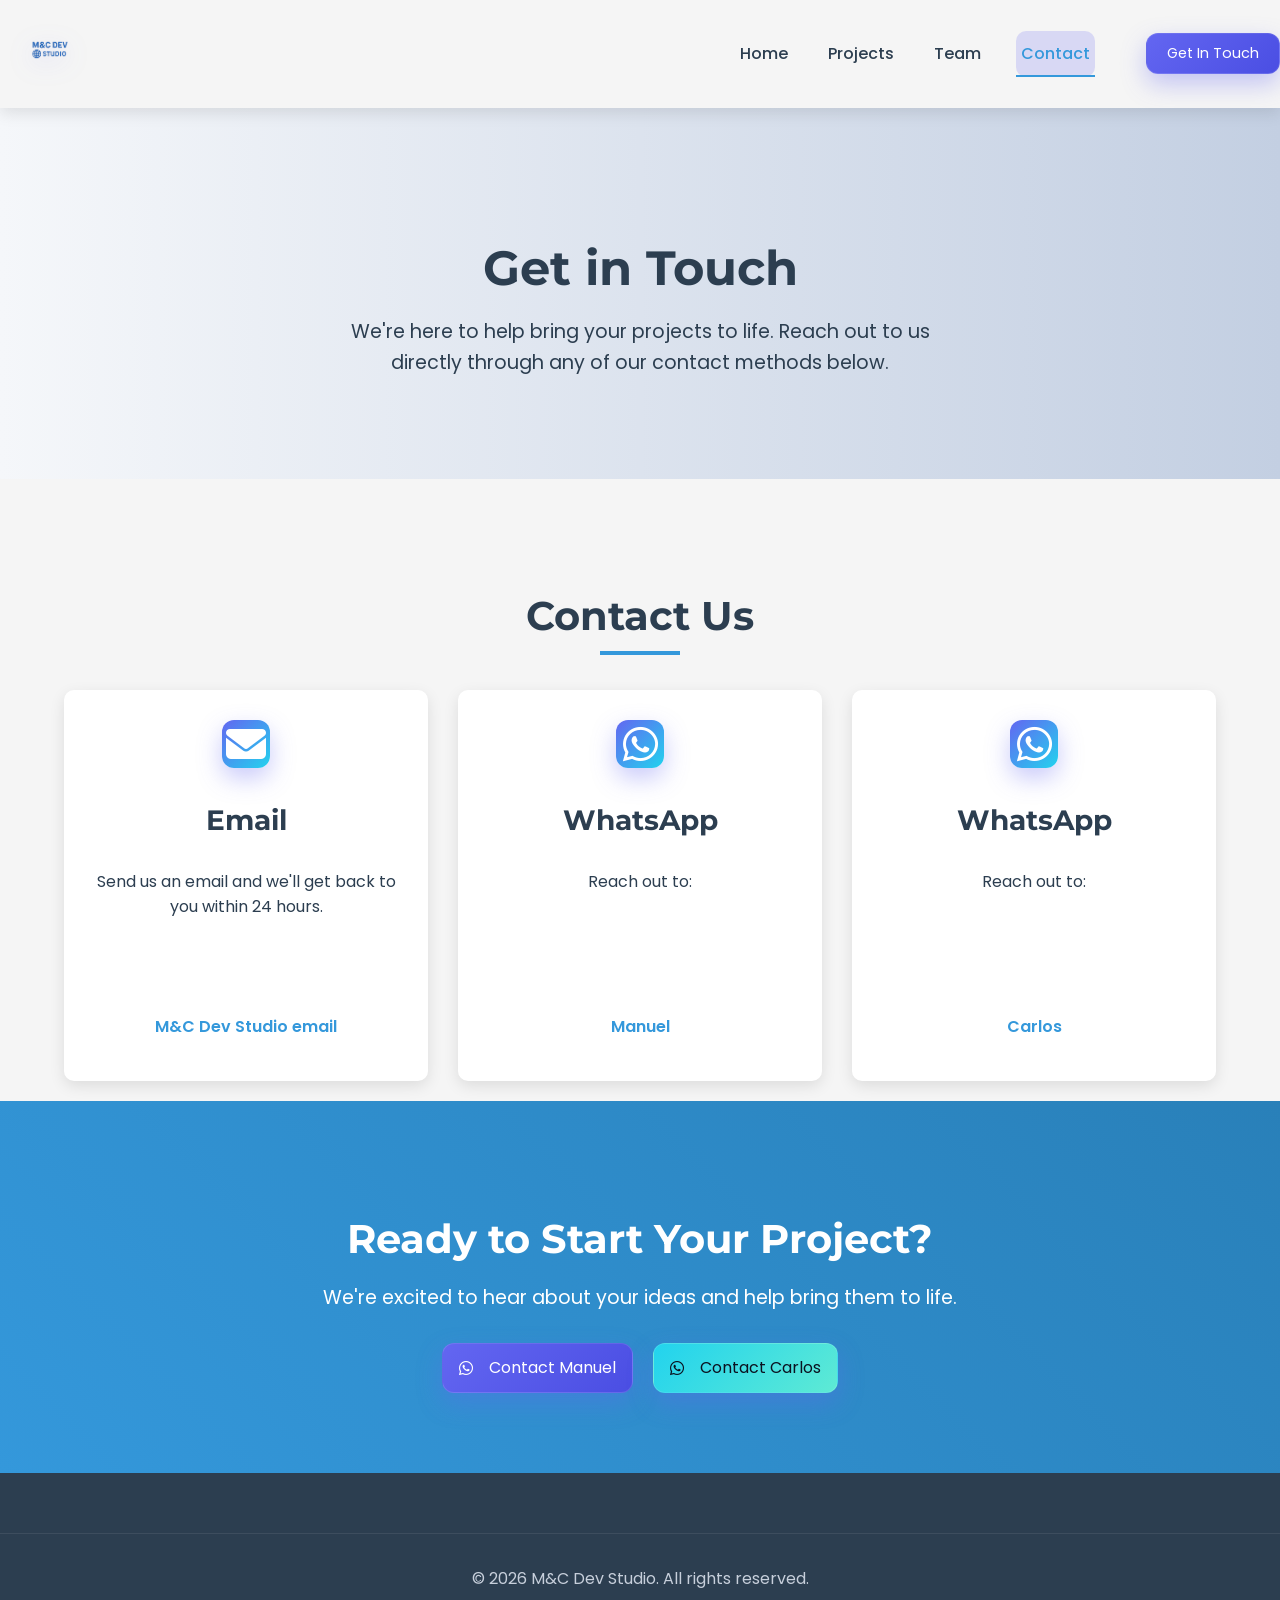
<file: contact.html>
<!DOCTYPE html>
<html lang="en">
<head>
    <meta charset="UTF-8">
    <meta name="viewport" content="width=device-width, initial-scale=1.0">
    <title>Contact - M&C Dev Studio</title>
    <link rel="stylesheet" href="css/normalize.css">
    <link rel="stylesheet" href="css/style.css">
    <link rel="stylesheet" href="css/responsive.css">
    <link rel="stylesheet" href="https://cdnjs.cloudflare.com/ajax/libs/font-awesome/6.4.0/css/all.min.css">
    <link rel="icon" href="assets/icons/M&C Dev.png" type="image/png">
    <link rel="preconnect" href="https://fonts.googleapis.com">
    <link rel="preconnect" href="https://fonts.gstatic.com" crossorigin>
    <link href="https://fonts.googleapis.com/css2?family=Montserrat:wght@400;500;700&family=Poppins:wght@300;400;600;700&display=swap" rel="stylesheet">
</head>
<body>
    <header>
        <div class="logo">
            <img src="assets/logos/M&C Dev.png" alt="M&C Dev Studio Logo" loading="lazy" width="120" height="120">
        </div>
        <nav class="main-nav">
            <button class="menu-toggle" aria-label="Toggle menu" aria-expanded="false">
                <i class="fas fa-bars" aria-hidden="true"></i>
            </button>
            <ul class="nav-menu">
                <li><a href="index.html">Home</a></li>
                <li><a href="projects.html">Projects</a></li>
                <li><a href="team.html">Team</a></li>
                <li><a href="contact.html" class="active" aria-current="page">Contact</a></li>
            </ul>
            <div class="nav-cta">
                <a href="#contact-methods" class="cta-button nav-cta-button">Get In Touch</a>
            </div>
        </nav>
    </header>
    
    <main>
        <section class="contact-hero">
            <div class="contact-hero-content" data-aos="fade-up">
                <h1>Get in Touch</h1>
                <p>We're here to help bring your projects to life. Reach out to us directly through any of our contact methods below.</p>
            </div>
        </section>

        <section class="contact-methods" id="contact-methods" data-aos="fade-up">
            <div class="section-title">
                <h2>Contact Us</h2>
            </div>
            
            <div class="contact-grid">
                <div class="contact-card" data-aos="fade-up">
                    <div class="contact-icon" aria-hidden="true">
                        <i class="fas fa-envelope"></i>
                    </div>
                    <h3>Email</h3>
                    <p>Send us an email and we'll get back to you within 24 hours.</p>
                    <a href="mailto:mccdevstudio@gmail.com" class="contact-link">
                        M&C Dev Studio email
                    </a>
                </div>
                
                <div class="contact-card" data-aos="fade-up" data-aos-delay="100">
                    <div class="contact-icon" aria-hidden="true">
                        <i class="fab fa-whatsapp"></i>
                    </div>
                    <h3>WhatsApp</h3>
                    <p>Reach out to:</p>
                    <a href="https://wa.me/5355513196" target="_blank" rel="noopener noreferrer" class="contact-link">
                        Manuel
                    </a>
                </div>
                
                <div class="contact-card" data-aos="fade-up" data-aos-delay="200">
                    <div class="contact-icon" aria-hidden="true">
                        <i class="fab fa-whatsapp"></i>
                    </div>
                    <h3>WhatsApp</h3>
                    <p>Reach out to:</p>
                    <a href="https://wa.me/5358270033" target="_blank" rel="noopener noreferrer" class="contact-link">
                        Carlos
                    </a>
                </div>
            </div>
        </section>
        
        <section class="contact-cta" data-aos="fade-up">
            <div class="cta-content">
                <h2>Ready to Start Your Project?</h2>
                <p>We're excited to hear about your ideas and help bring them to life.</p>
                <div class="cta-buttons">
                    <a href="https://wa.me/5355513196" target="_blank" class="cta-button primary">
                        <i class="fab fa-whatsapp"></i> Contact Manuel
                    </a>
                    <a href="https://wa.me/5358270033" target="_blank" class="cta-button secondary">
                        <i class="fab fa-whatsapp"></i> Contact Carlos
                    </a>
                </div>
            </div>
        </section>
    </main>
    
    <!-- Barra de navegación fija inferior solo visible en móviles -->
    <div class="mobile-action-buttons">
        <a href="index.html">
            <i class="fas fa-home"></i>
            <span>Home</span>
        </a>
        <a href="projects.html">
            <i class="fas fa-project-diagram"></i>
            <span>Projects</span>
        </a>
        <a href="team.html">
            <i class="fas fa-users"></i>
            <span>Team</span>
        </a>
        <a href="contact.html" class="mobile-active">
            <i class="fas fa-envelope"></i>
            <span>Contact</span>
        </a>
    </div>
    
    <footer>
        <div class="footer-bottom">
            <p>&copy; <span id="year"></span> M&C Dev Studio. All rights reserved.</p>
        </div>
    </footer>
    
    <script src="js/animations.js" defer></script>
    <script src="js/main.js" defer></script>
</body>
</html>
</file>
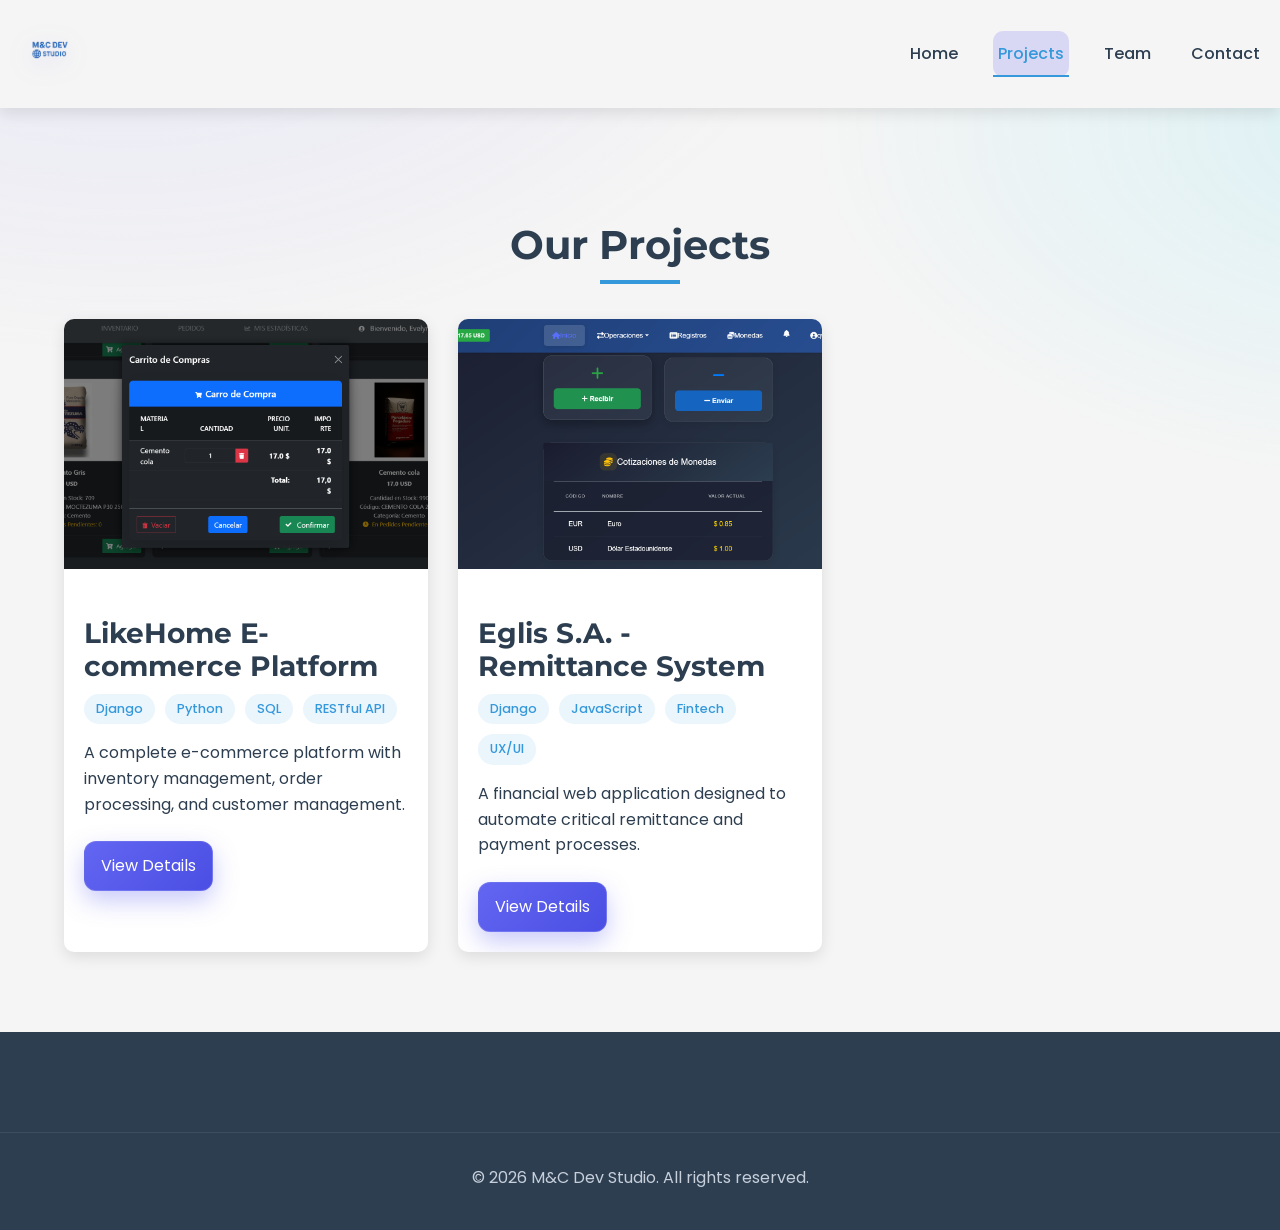
<file: projects.html>
<!DOCTYPE html>
<html lang="en">
<head>
    <meta charset="UTF-8">
    <meta name="viewport" content="width=device-width, initial-scale=1.0">
    <title>M&C Dev Studio - Projects</title>
    <link rel="stylesheet" href="css/normalize.css">
    <link rel="stylesheet" href="css/style.css">
    <link rel="stylesheet" href="css/responsive.css">
    <link rel="stylesheet" href="https://cdnjs.cloudflare.com/ajax/libs/font-awesome/6.4.0/css/all.min.css">
    <link rel="icon" href="assets/icons/M&C Dev.png" type="image/png">
    <link rel="preconnect" href="https://fonts.googleapis.com">
    <link rel="preconnect" href="https://fonts.gstatic.com" crossorigin>
    <link href="https://fonts.googleapis.com/css2?family=Montserrat:wght@400;500;700&family=Poppins:wght@300;400;600;700&display=swap" rel="stylesheet">
</head>
<body>
    <header>
        <div class="logo">
            <img src="assets/logos/M&C Dev.png" alt="M&C Dev Studio Logo">
        </div>
        <nav class="main-nav">
            <button class="menu-toggle" aria-label="Toggle menu" aria-expanded="false">
                <i class="fas fa-bars"></i>
            </button>
            <ul class="nav-menu">
                <li><a href="index.html">Home</a></li>
                <li><a href="projects.html" class="active">Projects</a></li>
                <li><a href="team.html">Team</a></li>
                <li><a href="contact.html">Contact</a></li>
            </ul>
            
        </nav>
    </header>
    
    <main>
        <section class="projects-section">
            <h2 class="section-title">Our Projects</h2>
            <div class="projects-grid">
                <article class="project-card">
                    <div class="project-image">
                        <img src="img/LikeHome/Carrito pc.png" alt="LikeHome E-commerce Platform" loading="lazy" width="800" height="450">
                    </div>
                    <div class="project-info">
                        <h3><a href="projects/project1.html">LikeHome E-commerce Platform</a></h3>
                        <div class="project-tags">
                            <span class="tag">Django</span>
                            <span class="tag">Python</span>
                            <span class="tag">SQL</span>
                            <span class="tag">RESTful API</span>
                        </div>
                        <p>A complete e-commerce platform with inventory management, order processing, and customer management.</p>
                        <a href="projects/project1.html" class="cta-button primary">View Details</a>
                    </div>
                </article>
                
                <article class="project-card">
                    <div class="project-image">
                        <img src="img/Eglis/Inicio Eglis.png" alt="Eglis S.A. - Remittance System" loading="lazy" width="800" height="450">
                    </div>
                    <div class="project-info">
                        <h3><a href="projects/project2.html">Eglis S.A. - Remittance System</a></h3>
                        <div class="project-tags">
                            <span class="tag">Django</span>
                            <span class="tag">JavaScript</span>
                            <span class="tag">Fintech</span>
                            <span class="tag">UX/UI</span>
                        </div>
                        <p>A financial web application designed to automate critical remittance and payment processes.</p>
                        <a href="projects/project2.html" class="cta-button primary">View Details</a>
                    </div>
                </article>
            </div>
        </section>
    </main>
    
    <!-- Barra de navegación fija inferior solo visible en móviles -->
    <div class="mobile-action-buttons">
        <a href="index.html">
            <i class="fas fa-home"></i>
            <span>Home</span>
        </a>
        <a href="projects.html" class="mobile-active">
            <i class="fas fa-project-diagram"></i>
            <span>Projects</span>
        </a>
        <a href="team.html">
            <i class="fas fa-users"></i>
            <span>Team</span>
        </a>
        <a href="contact.html">
            <i class="fas fa-envelope"></i>
            <span>Contact</span>
        </a>
    </div>
    
    <footer>
        <div class="footer-content">
            <!-- existing footer content if any -->
        </div>
        <div class="footer-bottom">
            <p>&copy; <span id="year"></span> M&C Dev Studio. All rights reserved.</p>
        </div>
    </footer>
    
    <script src="js/animations.js" defer></script>
    <script src="js/main.js" defer></script>
    <script>
        // Update copyright year automatically
        document.addEventListener('DOMContentLoaded', function() {
            const currentYear = new Date().getFullYear();
            document.querySelector('.footer-bottom p').textContent = `© ${currentYear} M&C Dev Studio. All rights reserved.`;
        });
    </script>
</body>
</html>
</file>
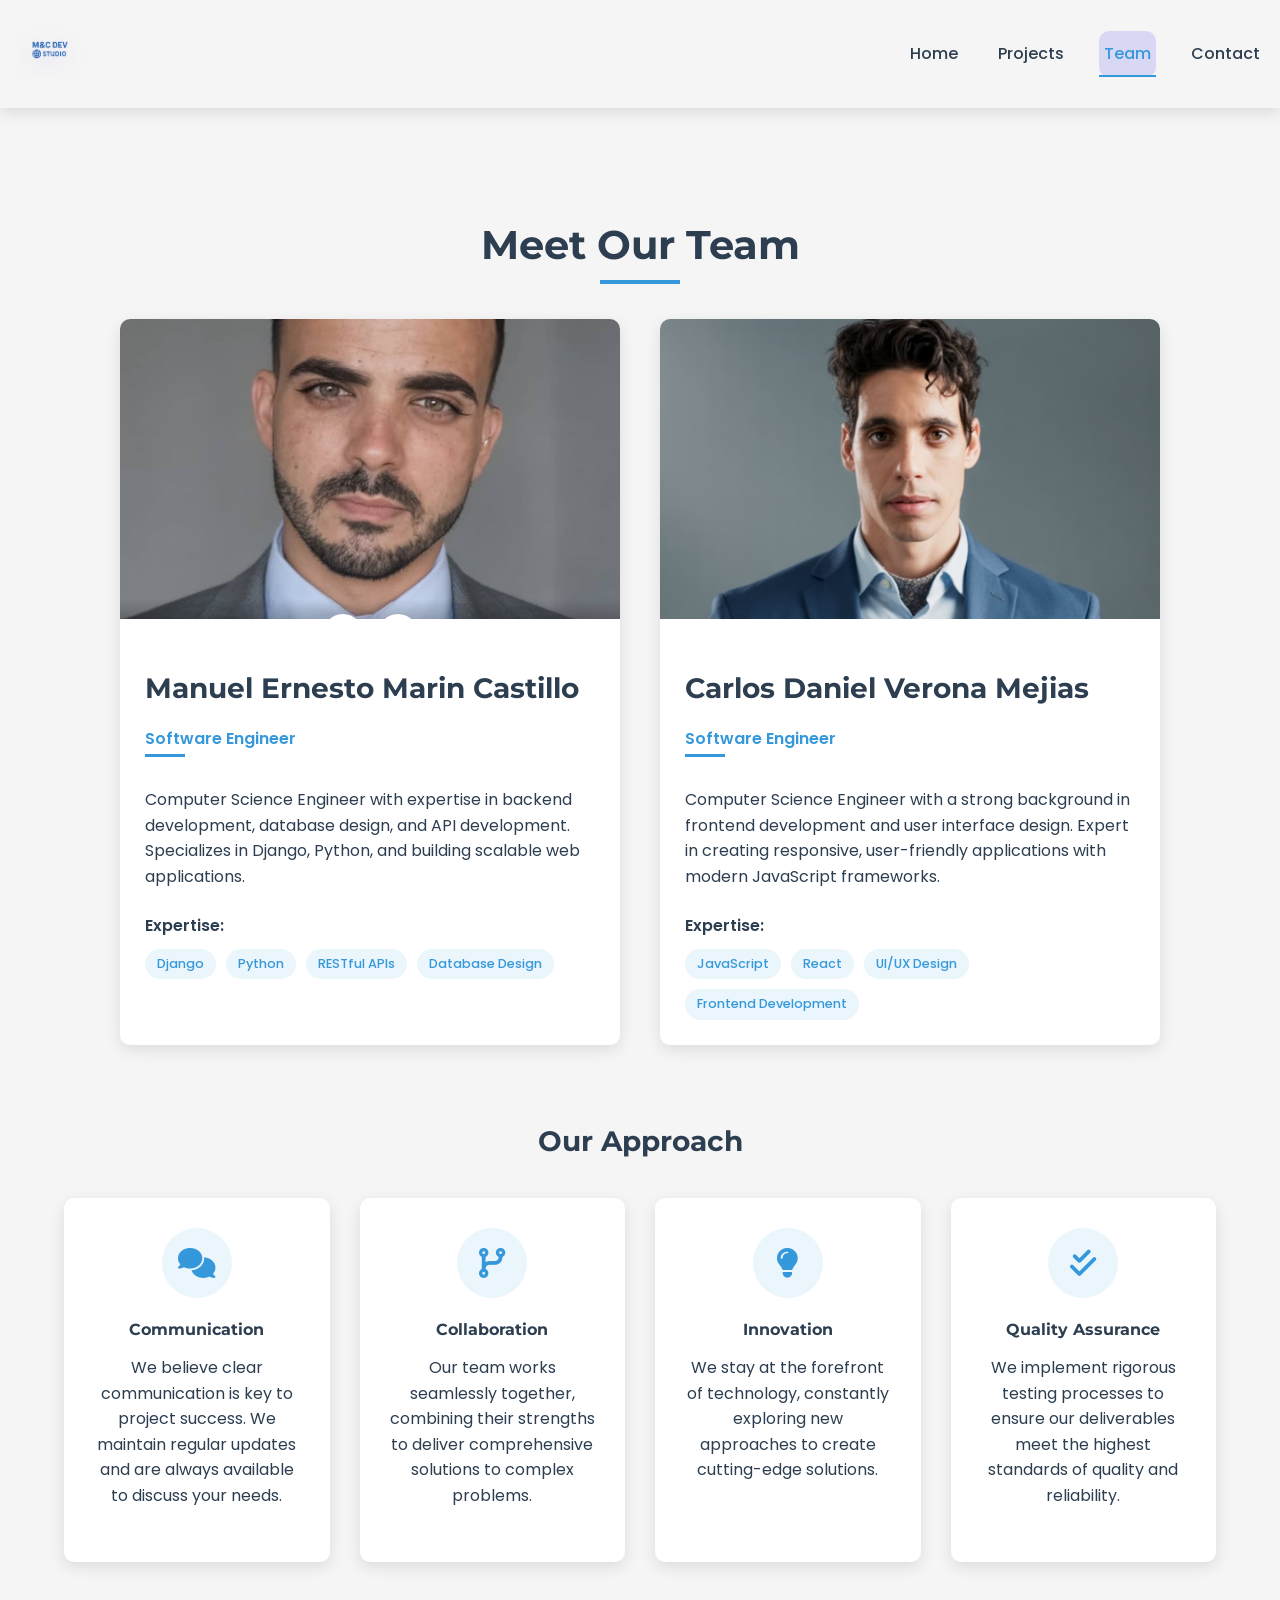
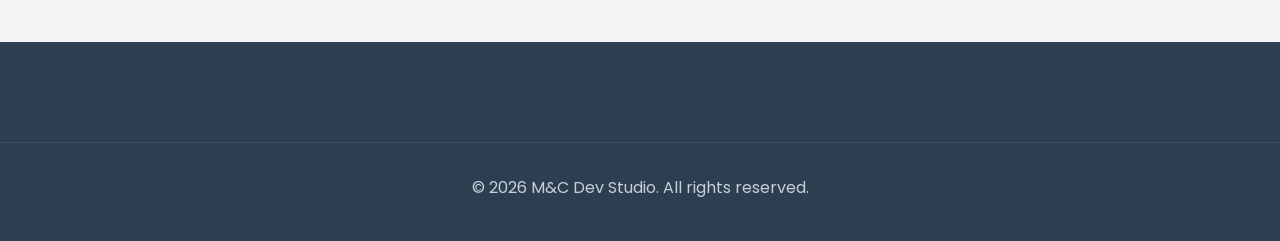
<file: team.html>
<!DOCTYPE html>
<html lang="en">
<head>
    <meta charset="UTF-8">
    <meta name="viewport" content="width=device-width, initial-scale=1.0">
    <title>M&C Dev Studio - Our Team</title>
    <link rel="stylesheet" href="css/normalize.css">
    <link rel="stylesheet" href="css/style.css">
    <link rel="stylesheet" href="css/responsive.css">
    <link rel="stylesheet" href="https://cdnjs.cloudflare.com/ajax/libs/font-awesome/6.4.0/css/all.min.css">
    <link rel="icon" href="assets/icons/M&C Dev.png" type="image/png">
    <link rel="preconnect" href="https://fonts.googleapis.com">
    <link rel="preconnect" href="https://fonts.gstatic.com" crossorigin>
    <link href="https://fonts.googleapis.com/css2?family=Montserrat:wght@400;500;700&family=Poppins:wght@300;400;600;700&display=swap" rel="stylesheet">
</head>
<body>
    <header>
        <div class="logo">
            <img src="assets/logos/M&C Dev.png" alt="M&C Dev Studio Logo">
        </div>
        <nav class="main-nav">
            <button class="menu-toggle" aria-label="Toggle menu" aria-expanded="false">
                <i class="fas fa-bars"></i>
            </button>
            <ul class="nav-menu">
                <li><a href="index.html">Home</a></li>
                <li><a href="projects.html">Projects</a></li>
                <li><a href="team.html" class="active">Team</a></li>
                <li><a href="contact.html">Contact</a></li>
            </ul>
            
        </nav>
    </header>
    
    <main>
        <section class="team-section">
            <div class="section-title" data-aos="fade-up">
                <h2>Meet Our Team</h2>
            </div>
            
            <div class="team-container">
                <div class="team-member" data-aos="fade-up">
                    <div class="member-image">
                        <img src="assets/team/Manuel.jfif" alt="Manuel Ernesto Marin Castillo" onerror="this.src='https://via.placeholder.com/300x300?text=Manuel+Marin'">
                        <div class="social-overlay">
                            <a href="https://www.linkedin.com/in/manuel-marin-castillo-0b205237a" target="_blank" rel="noopener noreferrer"><i class="fab fa-linkedin"></i></a>

                            <a href="mailto:manuelmkt.marin1@gmail.com"><i class="fas fa-envelope"></i></a>
                        </div>
                    </div>
                    <div class="member-info">
                        <h3>Manuel Ernesto Marin Castillo</h3>
                        <p class="member-title">Software Engineer</p>
                        <div class="member-details">
                            <p>Computer Science Engineer with expertise in backend development, database design, and API development. Specializes in Django, Python, and building scalable web applications.</p>
                            <div class="expertise">
                                <span class="expertise-title">Expertise:</span>
                                <div class="expertise-items">
                                    <span>Django</span>
                                    <span>Python</span>
                                    <span>RESTful APIs</span>
                                    <span>Database Design</span>
                                </div>
                            </div>
                        </div>
                    </div>
                </div>
                
                <div class="team-member" data-aos="fade-up" data-aos-delay="100">
                    <div class="member-image">
                        <img src="assets/team/Carlos.jpeg"
                             alt="Carlos Daniel Verona Mejias"
                             loading="lazy"
                             onerror="this.src='https://via.placeholder.com/300x300?text=Carlos+Verona'">
                    </div>
                    <div class="member-info">
                        <h3>Carlos Daniel Verona Mejias</h3>
                        <p class="member-title">Software Engineer</p>
                        <div class="member-details">
                            <p>Computer Science Engineer with a strong background in frontend development and user interface design. Expert in creating responsive, user-friendly applications with modern JavaScript frameworks.</p>
                            <div class="expertise">
                                <span class="expertise-title">Expertise:</span>
                                <div class="expertise-items">
                                    <span>JavaScript</span>
                                    <span>React</span>
                                    <span>UI/UX Design</span>
                                    <span>Frontend Development</span>
                                </div>
                            </div>
                        </div>
                    </div>
                </div>
            </div>
            
            <div class="team-values" data-aos="fade-up">
                <h3>Our Approach</h3>
                <div class="values-grid">
                    <div class="value-item">
                        <div class="value-icon">
                            <i class="fas fa-comments"></i>
                        </div>
                        <h4>Communication</h4>
                        <p>We believe clear communication is key to project success. We maintain regular updates and are always available to discuss your needs.</p>
                    </div>
                    <div class="value-item">
                        <div class="value-icon">
                            <i class="fas fa-code-branch"></i>
                        </div>
                        <h4>Collaboration</h4>
                        <p>Our team works seamlessly together, combining their strengths to deliver comprehensive solutions to complex problems.</p>
                    </div>
                    <div class="value-item">
                        <div class="value-icon">
                            <i class="fas fa-lightbulb"></i>
                        </div>
                        <h4>Innovation</h4>
                        <p>We stay at the forefront of technology, constantly exploring new approaches to create cutting-edge solutions.</p>
                    </div>
                    <div class="value-item">
                        <div class="value-icon">
                            <i class="fas fa-check-double"></i>
                        </div>
                        <h4>Quality Assurance</h4>
                        <p>We implement rigorous testing processes to ensure our deliverables meet the highest standards of quality and reliability.</p>
                    </div>
                </div>
            </div>
        </section>
    </main>
    
    <!-- Barra de navegación fija inferior solo visible en móviles -->
    <div class="mobile-action-buttons">
        <a href="index.html">
            <i class="fas fa-home"></i>
            <span>Home</span>
        </a>
        <a href="projects.html">
            <i class="fas fa-project-diagram"></i>
            <span>Projects</span>
        </a>
        <a href="team.html" class="mobile-active">
            <i class="fas fa-users"></i>
            <span>Team</span>
        </a>
        <a href="contact.html">
            <i class="fas fa-envelope"></i>
            <span>Contact</span>
        </a>
    </div>

    <footer>
        <div class="footer-content">
            <!-- existing footer content if any -->
        </div>
        <div class="footer-bottom">
            <p>&copy; <span id="year"></span> M&C Dev Studio. All rights reserved.</p>
        </div>
    </footer>
    <script src="js/animations.js" defer></script>
    <script src="js/main.js" defer></script>
    <script>
        // Update copyright year automatically
        document.addEventListener('DOMContentLoaded', function() {
            const currentYear = new Date().getFullYear();
            document.querySelector('#year').textContent = currentYear;
        });
    </script>
</body>
</html>
</file>
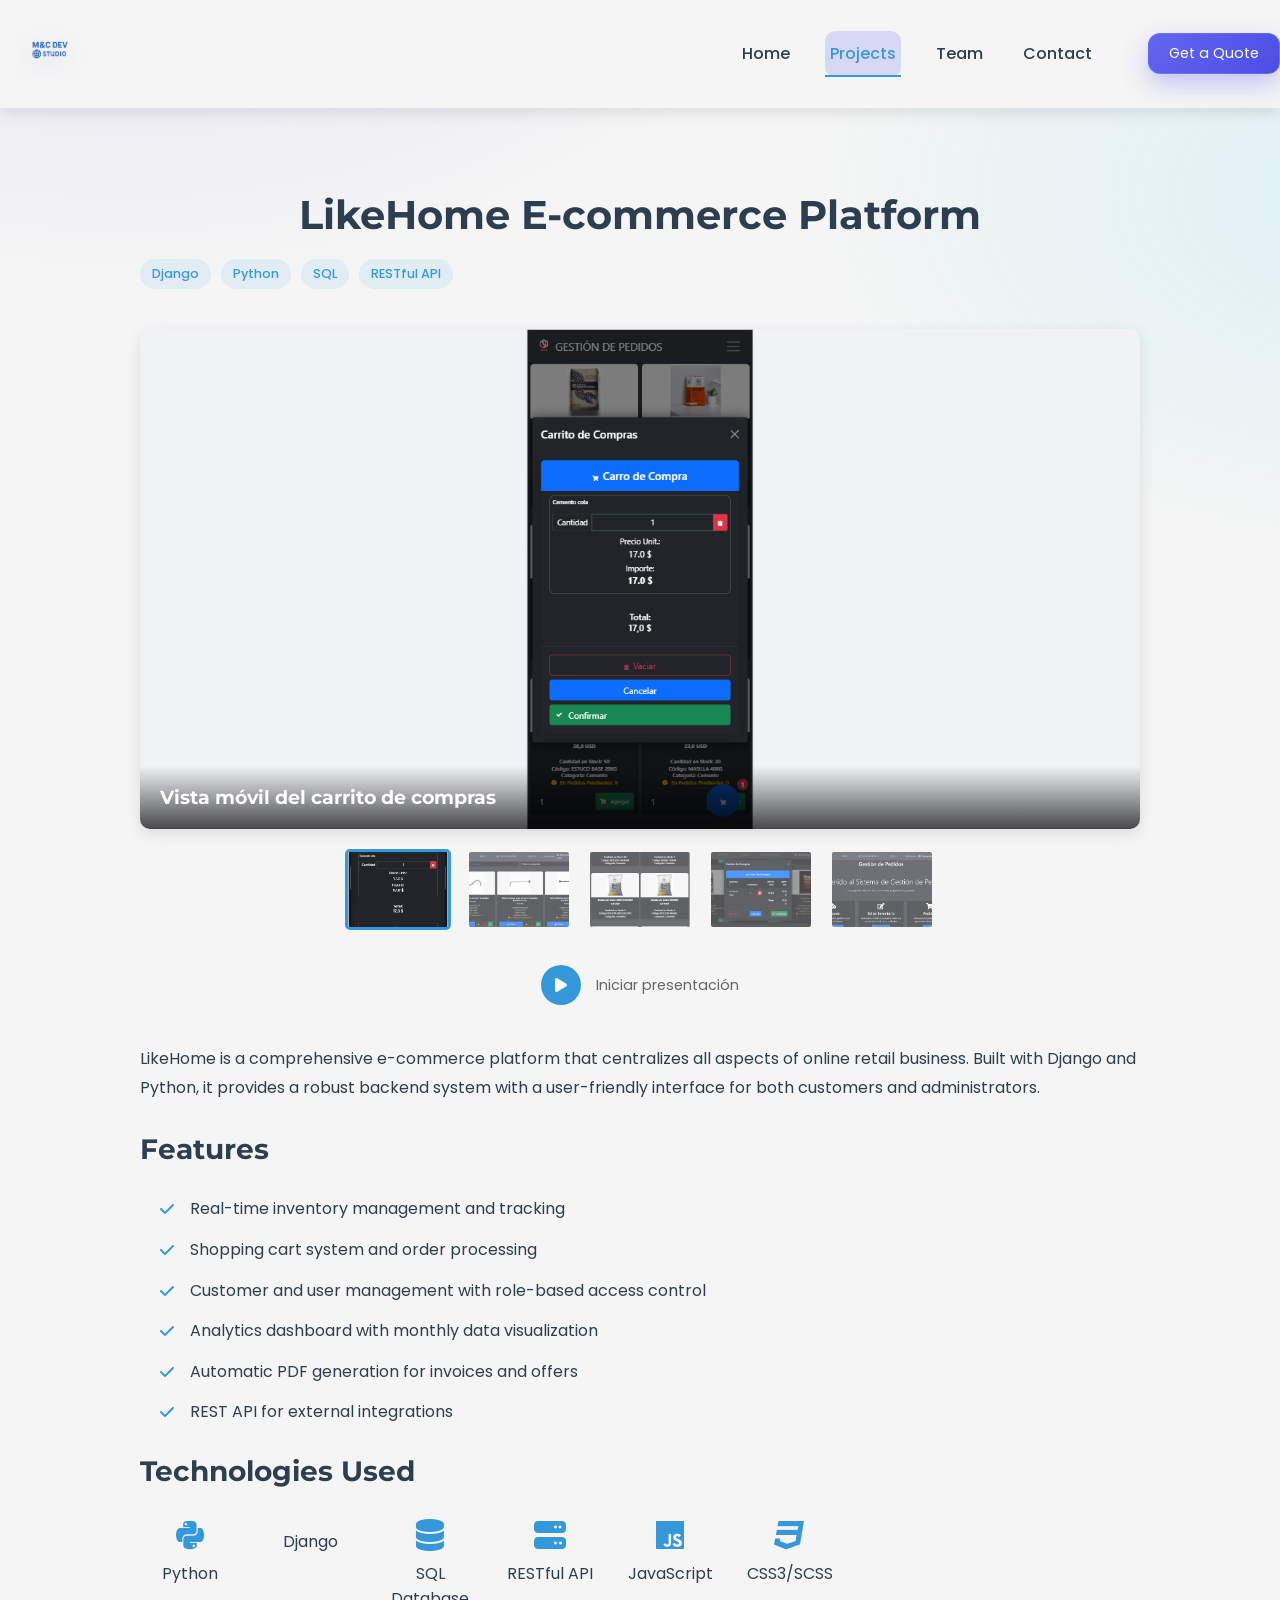
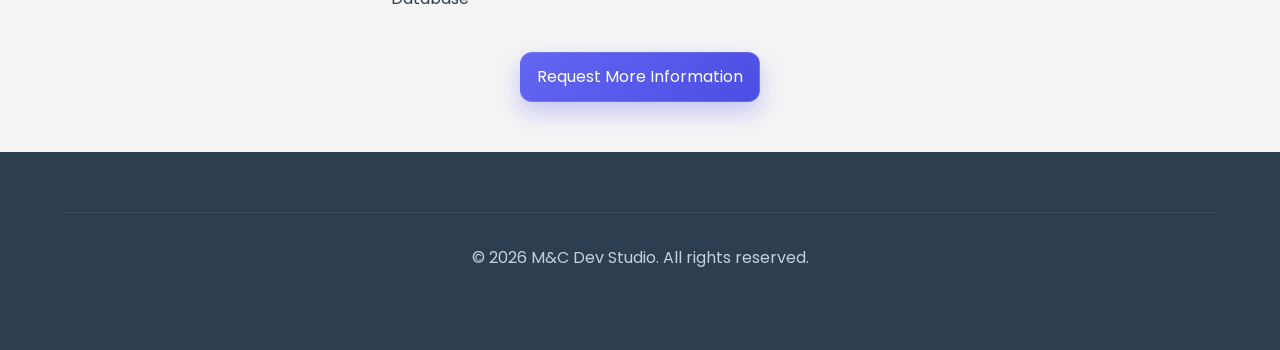
<file: projects/project1.html>
<!DOCTYPE html>
<html lang="en">
<head>
    <meta charset="UTF-8">
    <meta name="viewport" content="width=device-width, initial-scale=1.0">
    <title>LikeHome E-commerce Platform - M&C Dev Studio</title>
    <link rel="stylesheet" href="../css/normalize.css">
    <link rel="stylesheet" href="../css/style.css">
    <link rel="stylesheet" href="../css/responsive.css">
    <link rel="stylesheet" href="https://cdnjs.cloudflare.com/ajax/libs/font-awesome/6.4.0/css/all.min.css">
    <link rel="icon" href="../assets/icons/M&C Dev.png" type="image/png">
    <link rel="preconnect" href="https://fonts.googleapis.com">
    <link rel="preconnect" href="https://fonts.gstatic.com" crossorigin>
    <link href="https://fonts.googleapis.com/css2?family=Montserrat:wght@400;500;700&family=Poppins:wght@300;400;600;700&display=swap" rel="stylesheet">
</head>
<body>
    <header>
        <div class="logo">
            <img src="../assets/logos/M&C Dev.png" alt="M&C Dev Studio Logo" loading="lazy">
        </div>
        <nav class="main-nav">
            <button class="menu-toggle" aria-label="Toggle menu" aria-expanded="false">
                <i class="fas fa-bars"></i>
            </button>
            <ul class="nav-menu">
                <li><a href="../index.html">Home</a></li>
                <li><a href="../projects.html" class="active" aria-current="page">Projects</a></li>
                <li><a href="../team.html">Team</a></li>
                <li><a href="../contact.html">Contact</a></li>
            </ul>
            <div class="nav-cta">
                <a href="../contact.html" class="cta-button nav-cta-button">Get a Quote</a>
            </div>
        </nav>
    </header>
    
    <main>
        <section class="project-details">
            <h2>LikeHome E-commerce Platform</h2>
            
            <div class="project-tags">
                <span class="tag">Django</span>
                <span class="tag">Python</span>
                <span class="tag">SQL</span>
                <span class="tag">RESTful API</span>
            </div>
            
            <div class="project-showcase">
                <div class="project-main-image">
                    <img src="../img/LikeHome/carrito movil.png" alt="Vista móvil del carrito de compras" id="mainProjectImage" loading="lazy">
                    <div class="image-overlay">
                        <h3 id="imageCaption">Vista móvil del carrito de compras</h3>
                    </div>
                </div>
                <div class="image-thumbnails">
                    <div class="thumbnail active" data-img="../img/LikeHome/carrito movil.png" data-caption="Vista móvil del carrito de compras">
                        <img src="../img/LikeHome/carrito movil.png" alt="Miniatura - Vista móvil del carrito de compras" loading="lazy">
                    </div>
                    <div class="thumbnail" data-img="../img/LikeHome/EditarInv Like-Home.png" data-caption="Panel de edición de inventario">
                        <img src="../img/LikeHome/EditarInv Like-Home.png" alt="Miniatura - Panel de edición de inventario" loading="lazy">
                    </div>
                    <div class="thumbnail" data-img="../img/LikeHome/Inventario Like-Home.png" data-caption="Panel de inventario">
                        <img src="../img/LikeHome/Inventario Like-Home.png" alt="Miniatura - Panel de inventario" loading="lazy">
                    </div>
                    <div class="thumbnail" data-img="../img/LikeHome/Carrito pc.png" data-caption="Sistema de carrito de compras e-commerce">
                        <img src="../img/LikeHome/Carrito pc.png" alt="Miniatura - Sistema de carrito de compras e-commerce" loading="lazy">
                    </div>
                    <div class="thumbnail" data-img="../img/LikeHome/Inicio Admin-Like-Home.png" data-caption="Panel de administración">
                        <img src="../img/LikeHome/Inicio Admin-Like-Home.png" alt="Miniatura - Panel de administración" loading="lazy">
                    </div>
                    
                </div>
                <div class="slideshow-controls">
                    <button id="playPauseBtn" class="control-button">
                        <i class="fas fa-play"></i>
                    </button>
                    <span class="slideshow-status">Iniciar presentación</span>
                </div>
            </div>
            
            <div class="project-description">
                <p>LikeHome is a comprehensive e-commerce platform that centralizes all aspects of online retail business. Built with Django and Python, it provides a robust backend system with a user-friendly interface for both customers and administrators.</p>
            </div>
            
            <h3>Features</h3>
            <ul class="features-list">
                <li><i class="fas fa-check"></i> Real-time inventory management and tracking</li>
                <li><i class="fas fa-check"></i> Shopping cart system and order processing</li>
                <li><i class="fas fa-check"></i> Customer and user management with role-based access control</li>
                <li><i class="fas fa-check"></i> Analytics dashboard with monthly data visualization</li>
                <li><i class="fas fa-check"></i> Automatic PDF generation for invoices and offers</li>
                <li><i class="fas fa-check"></i> REST API for external integrations</li>
            </ul>
            
            <h3>Technologies Used</h3>
            <div class="tech-stack">
                <div class="tech-item">
                    <i class="fab fa-python"></i>
                    <span>Python</span>
                </div>
                <div class="tech-item">
                    <i class="fab fa-django"></i>
                    <span>Django</span>
                </div>
                <div class="tech-item">
                    <i class="fas fa-database"></i>
                    <span>SQL Database</span>
                </div>
                <div class="tech-item">
                    <i class="fas fa-server"></i>
                    <span>RESTful API</span>
                </div>
                <div class="tech-item">
                    <i class="fab fa-js"></i>
                    <span>JavaScript</span>
                </div>
                <div class="tech-item">
                    <i class="fab fa-css3"></i>
                    <span>CSS3/SCSS</span>
                </div>
            </div>
            
            <div class="project-actions">
                <a href="../contact.html" class="cta-button primary">Request More Information</a>
            </div>
        </section>
    </main>
    
    <!-- Barra de navegación fija inferior solo visible en móviles -->
    <div class="mobile-action-buttons">
        <a href="../index.html">
            <i class="fas fa-home"></i>
            <span>Home</span>
        </a>
        <a href="../projects.html" class="mobile-active">
            <i class="fas fa-project-diagram"></i>
            <span>Projects</span>
        </a>
        <a href="../team.html">
            <i class="fas fa-users"></i>
            <span>Team</span>
        </a>
        <a href="../contact.html">
            <i class="fas fa-envelope"></i>
            <span>Contact</span>
        </a>
    </div>
    
    <footer>
        <div class="footer-content">
           
        <div class="footer-bottom">
            <p>&copy; <span id="year"></span> M&C Dev Studio. All rights reserved.</p>
        </div>
    </footer>
    
    <script src="../js/animations.js" defer></script>
    <script src="../js/main.js" defer></script>
    <script>
        document.addEventListener('DOMContentLoaded', function() {
            // Project image showcase functionality
            const mainImage = document.getElementById('mainProjectImage');
            const imageCaption = document.getElementById('imageCaption');
            const thumbnails = document.querySelectorAll('.thumbnail');
            const playPauseBtn = document.getElementById('playPauseBtn');
            const slideshowStatus = document.querySelector('.slideshow-status');
            
            let currentIndex = 0;
            let slideshowInterval;
            let isPlaying = false;
            const slideshowDelay = 3000; // 3 seconds
            
            // Initialize thumbnails click events
            thumbnails.forEach((thumb, index) => {
                thumb.addEventListener('click', function() {
                    updateActiveImage(index);
                });
            });
            
            // Handle play/pause button
            playPauseBtn.addEventListener('click', toggleSlideshow);
            
            function updateActiveImage(index) {
                // Update current index
                currentIndex = index;
                
                // Update main image and caption
                const activeThumb = thumbnails[index];
                mainImage.src = activeThumb.getAttribute('data-img');
                imageCaption.textContent = activeThumb.getAttribute('data-caption');
                
                // Update active thumbnail
                thumbnails.forEach(t => t.classList.remove('active'));
                activeThumb.classList.add('active');
                
                // Add fade-in animation
                mainImage.classList.remove('fade-in');
                void mainImage.offsetWidth; // Trigger reflow
                mainImage.classList.add('fade-in');
            }
            
            function nextImage() {
                let nextIndex = (currentIndex + 1) % thumbnails.length;
                updateActiveImage(nextIndex);
            }
            
            function toggleSlideshow() {
                if (isPlaying) {
                    // Stop slideshow
                    clearInterval(slideshowInterval);
                    playPauseBtn.innerHTML = '<i class="fas fa-play"></i>';
                    slideshowStatus.textContent = 'Iniciar presentación';
                    isPlaying = false;
                } else {
                    // Start slideshow
                    nextImage(); // Show next image immediately
                    slideshowInterval = setInterval(nextImage, slideshowDelay);
                    playPauseBtn.innerHTML = '<i class="fas fa-pause"></i>';
                    slideshowStatus.textContent = 'Pausar presentación';
                    isPlaying = true;
                }
            }
        });
    </script>
</body>
</html>
</file>
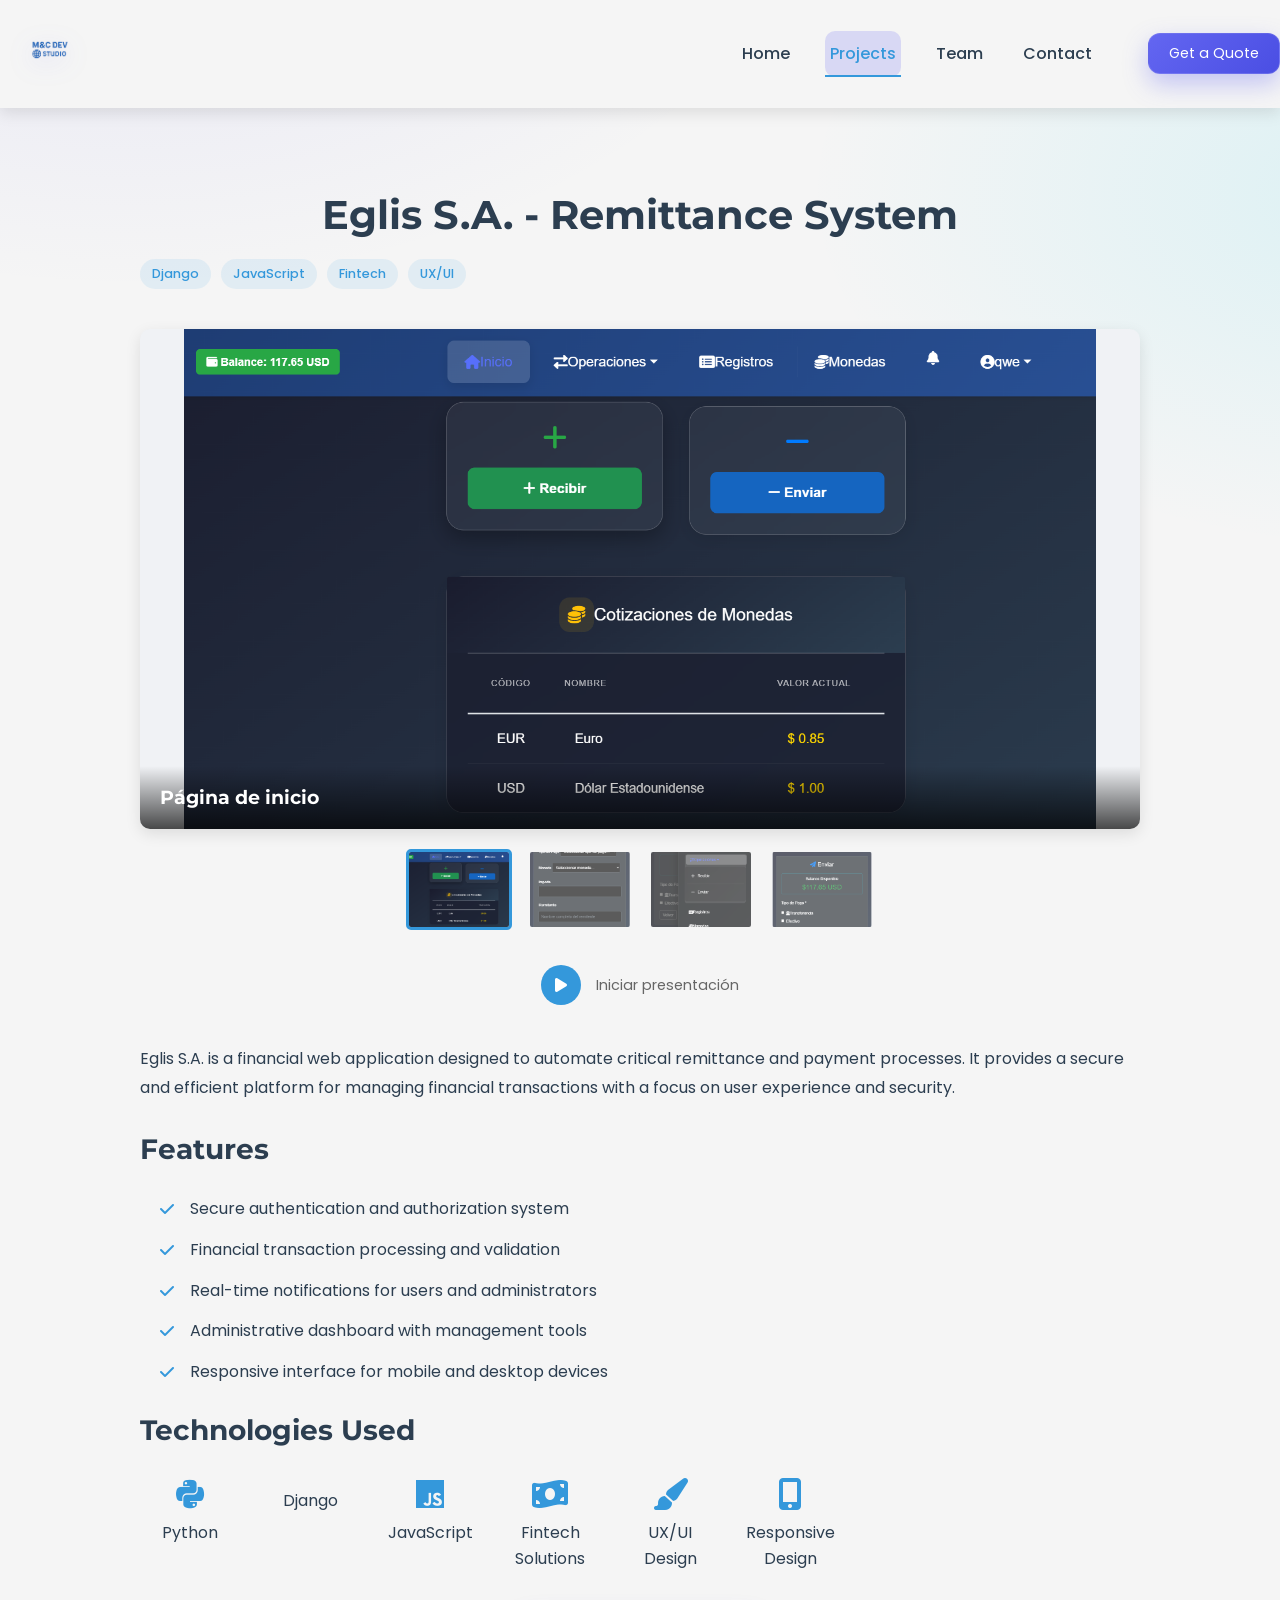
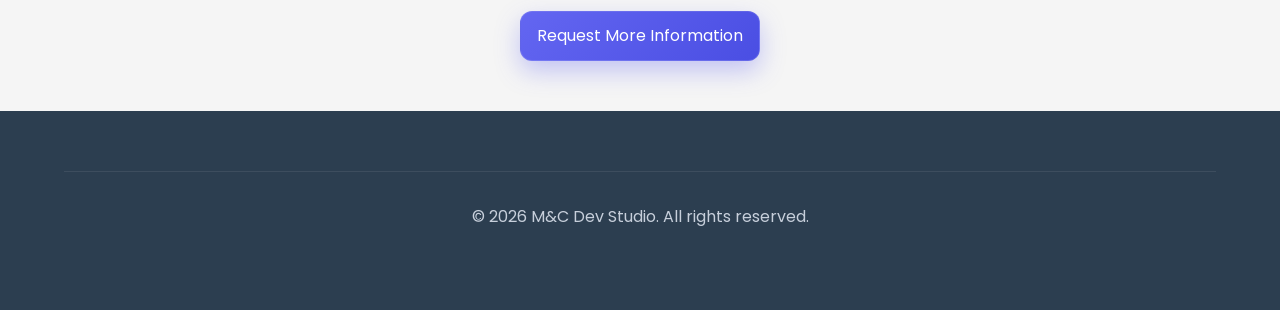
<file: projects/project2.html>
<!DOCTYPE html>
<html lang="en">
<head>
    <meta charset="UTF-8">
    <meta name="viewport" content="width=device-width, initial-scale=1.0">
    <title>Eglis S.A. Remittance System - M&C Dev Studio</title>
    <link rel="stylesheet" href="../css/normalize.css">
    <link rel="stylesheet" href="../css/style.css">
    <link rel="stylesheet" href="../css/responsive.css">
    <link rel="stylesheet" href="https://cdnjs.cloudflare.com/ajax/libs/font-awesome/6.4.0/css/all.min.css">
    <link rel="icon" href="../assets/icons/M&C Dev.png" type="image/png">
    <link rel="preconnect" href="https://fonts.googleapis.com">
    <link rel="preconnect" href="https://fonts.gstatic.com" crossorigin>
    <link href="https://fonts.googleapis.com/css2?family=Montserrat:wght@400;500;700&family=Poppins:wght@300;400;600;700&display=swap" rel="stylesheet">
</head>
<body>
    <header>
        <div class="logo">
            <img src="../assets/logos/M&C Dev.png" alt="M&C Dev Studio Logo" loading="lazy">
        </div>
        <nav class="main-nav">
            <button class="menu-toggle" aria-label="Toggle menu" aria-expanded="false">
                <i class="fas fa-bars"></i>
            </button>
            <ul class="nav-menu">
                <li><a href="../index.html">Home</a></li>
                <li><a href="../projects.html" class="active" aria-current="page">Projects</a></li>
                <li><a href="../team.html">Team</a></li>
                <li><a href="../contact.html">Contact</a></li>
            </ul>
            <div class="nav-cta">
                <a href="../contact.html" class="cta-button nav-cta-button">Get a Quote</a>
            </div>
        </nav>
    </header>
    <main>
        <section class="project-details">
            <h2>Eglis S.A. - Remittance System</h2>
            
            <div class="project-tags">
                <span class="tag">Django</span>
                <span class="tag">JavaScript</span>
                <span class="tag">Fintech</span>
                <span class="tag">UX/UI</span>
            </div>
            
            <div class="project-showcase">
                <div class="project-main-image">
                    <img src="../img/Eglis/Inicio Eglis.png" alt="Página de inicio" id="mainProjectImage" loading="lazy">
                    <div class="image-overlay">
                        <h3 id="imageCaption">Página de inicio</h3>
                    </div>
                </div>
                <div class="image-thumbnails">
                    <div class="thumbnail active" data-img="../img/Eglis/Inicio Eglis.png" data-caption="Página de inicio">
                        <img src="../img/Eglis/Inicio Eglis.png" alt="Miniatura - Página de inicio" loading="lazy">
                    </div>
                    <div class="thumbnail" data-img="../img/Eglis/Eglis FormRem.png" data-caption="Formulario de remesas">
                        <img src="../img/Eglis/Eglis FormRem.png" alt="Miniatura - Formulario de remesas" loading="lazy">
                    </div>
                    <div class="thumbnail" data-img="../img/Eglis/Eglis NavBar.png" data-caption="Barra de navegación">
                        <img src="../img/Eglis/Eglis NavBar.png" alt="Miniatura - Barra de navegación" loading="lazy">
                    </div>
                    <div class="thumbnail" data-img="../img/Eglis/Eglis FormEnv.png" data-caption="Formulario de envío">
                        <img src="../img/Eglis/Eglis FormEnv.png" alt="Miniatura - Formulario de envío" loading="lazy">
                    </div>
                </div>
                <div class="slideshow-controls">
                    <button id="playPauseBtn" class="control-button">
                        <i class="fas fa-play"></i>
                    </button>
                    <span class="slideshow-status">Iniciar presentación</span>
                </div>
            </div>
            
            <div class="project-description">
                <p>Eglis S.A. is a financial web application designed to automate critical remittance and payment processes. It provides a secure and efficient platform for managing financial transactions with a focus on user experience and security.</p>
            </div>
            
            <h3>Features</h3>
            <ul class="features-list">
                <li><i class="fas fa-check"></i> Secure authentication and authorization system</li>
                <li><i class="fas fa-check"></i> Financial transaction processing and validation</li>
                <li><i class="fas fa-check"></i> Real-time notifications for users and administrators</li>
                <li><i class="fas fa-check"></i> Administrative dashboard with management tools</li>
                <li><i class="fas fa-check"></i> Responsive interface for mobile and desktop devices</li>
            </ul>
            
            <h3>Technologies Used</h3>
            <div class="tech-stack">
                <div class="tech-item">
                    <i class="fab fa-python"></i>
                    <span>Python</span>
                </div>
                <div class="tech-item">
                    <i class="fab fa-django"></i>
                    <span>Django</span>
                </div>
                <div class="tech-item">
                    <i class="fab fa-js"></i>
                    <span>JavaScript</span>
                </div>
                <div class="tech-item">
                    <i class="fas fa-money-bill-wave"></i>
                    <span>Fintech Solutions</span>
                </div>
                <div class="tech-item">
                    <i class="fas fa-paint-brush"></i>
                    <span>UX/UI Design</span>
                </div>
                <div class="tech-item">
                    <i class="fas fa-mobile-alt"></i>
                    <span>Responsive Design</span>
                </div>
            </div>
            
            <div class="project-actions">
                <a href="../contact.html" class="cta-button primary">Request More Information</a>
            </div>
        </section>
    </main>
    
    <!-- Barra de navegación fija inferior solo visible en móviles -->
    <div class="mobile-action-buttons">
        <a href="../index.html">
            <i class="fas fa-home"></i>
            <span>Home</span>
        </a>
        <a href="../projects.html" class="mobile-active">
            <i class="fas fa-project-diagram"></i>
            <span>Projects</span>
        </a>
        <a href="../team.html">
            <i class="fas fa-users"></i>
            <span>Team</span>
        </a>
        <a href="../contact.html">
            <i class="fas fa-envelope"></i>
            <span>Contact</span>
        </a>
    </div>
    
    <footer>
        <div class="footer-content">
            
        <div class="footer-bottom">
            <p>&copy; <span id="year"></span> M&C Dev Studio. All rights reserved.</p>
        </div>
    </footer>
    <script src="../js/animations.js" defer></script>
    <script src="../js/main.js" defer></script>
    <script>
        document.addEventListener('DOMContentLoaded', function() {
            // Project image showcase functionality
            const mainImage = document.getElementById('mainProjectImage');
            const imageCaption = document.getElementById('imageCaption');
            const thumbnails = document.querySelectorAll('.thumbnail');
            const playPauseBtn = document.getElementById('playPauseBtn');
            const slideshowStatus = document.querySelector('.slideshow-status');
            
            let currentIndex = 0;
            let slideshowInterval;
            let isPlaying = false;
            const slideshowDelay = 3000; // 3 seconds
            
            // Initialize thumbnails click events
            thumbnails.forEach((thumb, index) => {
                thumb.addEventListener('click', function() {
                    updateActiveImage(index);
                });
            });
            
            // Handle play/pause button
            playPauseBtn.addEventListener('click', toggleSlideshow);
            
            function updateActiveImage(index) {
                // Update current index
                currentIndex = index;
                
                // Update main image and caption
                const activeThumb = thumbnails[index];
                mainImage.src = activeThumb.getAttribute('data-img');
                imageCaption.textContent = activeThumb.getAttribute('data-caption');
                
                // Update active thumbnail
                thumbnails.forEach(t => t.classList.remove('active'));
                activeThumb.classList.add('active');
                
                // Add fade-in animation
                mainImage.classList.remove('fade-in');
                void mainImage.offsetWidth; // Trigger reflow
                mainImage.classList.add('fade-in');
            }
            
            function nextImage() {
                let nextIndex = (currentIndex + 1) % thumbnails.length;
                updateActiveImage(nextIndex);
            }
            
            function toggleSlideshow() {
                if (isPlaying) {
                    // Stop slideshow
                    clearInterval(slideshowInterval);
                    playPauseBtn.innerHTML = '<i class="fas fa-play"></i>';
                    slideshowStatus.textContent = 'Iniciar presentación';
                    isPlaying = false;
                } else {
                    // Start slideshow
                    nextImage(); // Show next image immediately
                    slideshowInterval = setInterval(nextImage, slideshowDelay);
                    playPauseBtn.innerHTML = '<i class="fas fa-pause"></i>';
                    slideshowStatus.textContent = 'Pausar presentación';
                    isPlaying = true;
                }
            }
        });
    </script>
</body>
</html>
</file>
<file: css/style.css>
/* Design System Overrides */
:root {
    /* Dark palette (decorative gradients) */
    --bg: #0f1220;
    --card: #161a2b;
    --muted: #9aa3b2;
    --text: #e8ecf1;
    --primary: #6366f1;
    --primary-600: #5458ee;
    --primary-700: #4a4ee3;
    --accent: #22d3ee;
    --success: #10b981;
    --warning: #f59e0b;
    --danger: #ef4444;
    --radius: 14px;
    --shadow: 0 10px 30px rgba(0,0,0,.25);

    /* Legacy palette used across components (ensure availability) */
    --primary-color: #3498db;
    --secondary-color: #2980b9;
    --accent-color: #e74c3c;
    --dark-color: #2c3e50;
    --light-color: #f5f5f5;
    --text-color: #333333; /* default dark text */
    --text-light: #ffffff; /* text on dark bg */
    --box-shadow: 0 5px 15px rgba(0, 0, 0, 0.1);
    --transition: all 0.3s ease;
}

html, body {
    /* Decorative background layers; body sets the actual page colors */
    background: radial-gradient(1200px 800px at 10% -10%, rgba(99,102,241,.12), transparent 60%),
                            radial-gradient(1000px 600px at 110% 10%, rgba(34,211,238,.12), transparent 60%),
                            var(--light-color);
}

body {
    font-family: 'Poppins', sans-serif;
    line-height: 1.6;
    color: var(--dark-color); /* ensure strong contrast by default */
    background-color: var(--light-color);
    overflow-x: hidden;
}

h1, h2, h3, h4, h5, h6 {
    font-family: 'Montserrat', sans-serif;
    font-weight: 700;
    line-height: 1.2;
    margin-bottom: 1rem;
}

h1 {
    font-size: 3rem;
}

h2 {
    font-size: 2.5rem;
}

h3 {
    font-size: 1.75rem;
}

p {
    margin-bottom: 1.5rem;
}

a {
    text-decoration: none;
    color: var(--primary-color);
    transition: var(--transition);
}

a:hover {
    color: var(--secondary-color);
}

ul {
    list-style: none;
}

img {
    max-width: 100%;
    height: auto;
}

.container {
    width: 90%;
    max-width: 1200px;
    margin: 0 auto;
    padding: 0 20px;
}

/* Header Styles */
header {
        position: sticky;
        top: 0;
        z-index: 1000;
        background: var(--light-color);
        box-shadow: var(--box-shadow);
        padding: 15px 0;
        display: flex;
        justify-content: space-between;
        align-items: center;
        flex-wrap: wrap;
}

.logo {
    padding: 0 20px;
}

.logo img {
    max-height: 60px;
    width: auto;
    filter: drop-shadow(0 6px 12px rgba(99,102,241,.25));
}

.main-nav {
  display: flex;
  align-items: center;
  justify-content: space-between;
  gap: 1rem;
}

.nav-menu {
    display: flex;
    align-items: center;
    justify-content: center;
    flex-grow: 1;
    transition: all 0.3s ease;
}

.nav-menu a {
    color: var(--dark-color);
    padding: .5rem .75rem;
    border-radius: 10px;
    transition: background .2s ease, color .2s ease;
}

.nav-menu a:hover { background: rgba(99,102,241,.12); color: #fff; }
.nav-menu a.active { background: rgba(99,102,241,.2); color: #fff; }

.nav-menu li {
    position: relative;
    margin: 0 15px;
}

.nav-menu li a {
    color: inherit; /* avoid conflicting colors */
    font-weight: 500;
    padding: 10px 5px;
    position: relative;
    display: block;
}

.nav-menu li a:hover,
.nav-menu li a.active {
    color: var(--primary-color);
}

.nav-menu li a::after {
    content: '';
    position: absolute;
    bottom: 0;
    left: 0;
    width: 0;
    height: 2px;
    background: var(--primary-color);
    transition: var(--transition);
}

.nav-menu li a:hover::after,
.nav-menu li a.active::after {
    width: 100%;
}

.nav-cta {
    margin-left: 20px;
}

.menu-toggle {
    display: none;
    background: none;
    border: none;
    font-size: 1.5rem;
    color: var(--dark-color);
    cursor: pointer;
    z-index: 1001;
    padding: 5px 10px;
    transition: var(--transition);
}

.menu-toggle:hover {
    color: var(--primary-color);
}

/* Estilos explícitos para el menú móvil activo */
.nav-menu.active {
    display: flex !important;
}

.cta-button {
  display: inline-flex; align-items: center; gap: .5rem;
  background: linear-gradient(135deg, var(--primary), var(--primary-700));
  color: #fff;
  padding: .7rem 1rem;
  border-radius: 12px;
  border: 1px solid rgba(255,255,255,.12);
  box-shadow: 0 10px 24px rgba(99,102,241,.35);
  transition: transform .15s ease, box-shadow .2s ease, background .2s ease;
}

.cta-button.primary {
    background-color: var(--primary-color);
    color: var(--text-light);
}

.cta-button.primary:hover {
    background-color: var(--secondary-color);
    color: var(--text-light);
    transform: translateY(-3px);
}

.cta-button.secondary {
  background: linear-gradient(135deg, var(--accent), #5eead4);
  color: #0b1220;
}

.cta-button.secondary:hover {
    background-color: var(--primary-color);
    color: var(--text-light);
    transform: translateY(-3px);
}

.nav-cta-button {
    padding: 8px 20px;
    font-size: 0.9rem;
}

/* Hero Section */
.hero {
    background: linear-gradient(to right, #f5f7fa, #c3cfe2);
    min-height: 90vh;
    display: flex;
    align-items: center;
    justify-content: space-between;
    padding: 0 5%;
    position: relative;
    overflow: hidden;
}

.hero-content {
    flex: 1;
    max-width: 600px;
    z-index: 1;
    padding: 20px;
}

.hero h1 {
    margin-bottom: 20px;
    color: var(--dark-color);
}

.hero .tagline {
    font-size: 1.5rem;
    margin-bottom: 30px;
    color: var(--dark-color);
}

.hero-buttons {
    margin-top: 30px;
}

.hero-image {
    flex: 1;
    display: flex;
    justify-content: center;
    align-items: center;
    z-index: 1;
}

.hero-image img {
    max-width: 100%;
    max-height: 500px;
    object-fit: contain;
}

/* Sections */
section {
    padding: 100px 5%;
}

.section-title {
    text-align: center;
    margin-bottom: 50px;
    position: relative;
    color: var(--dark-color);
}

.section-title::after {
    content: '';
    position: absolute;
    bottom: -15px;
    left: 50%;
    transform: translateX(-50%);
    width: 80px;
    height: 4px;
    background: var(--primary-color);
}

/* Services Section */
.services {
    background-color: var(--light-color);
}

.services-grid {
    display: grid;
    grid-template-columns: repeat(auto-fit, minmax(300px, 1fr));
    gap: 30px;
}

.service-card {
    background: white;
    padding: 30px;
    border-radius: 10px;
    box-shadow: var(--box-shadow);
    text-align: center;
    transition: var(--transition);
}

.service-card:hover {
    transform: translateY(-10px);
}

.service-card i {
    font-size: 3rem;
    color: var(--primary-color);
    margin-bottom: 20px;
}

.service-card h3 {
    margin-bottom: 15px;
    color: var(--dark-color);
}

/* About Preview */
.about-preview {
    display: flex;
    justify-content: space-between;
    align-items: center;
    background: #ffffff; /* ensure readable base */
}

.about-content {
    flex: 1;
    padding-right: 50px;
}

.about-content .section-title {
    text-align: left;
}

.about-content .section-title::after {
    left: 0;
    transform: none;
}

.about-image {
    flex: 1;
    display: flex;
    justify-content: center;
}

.about-image img {
    max-width: 100%;
    border-radius: 10px;
    box-shadow: var(--box-shadow);
}

/* Testimonials */
.testimonials {
    background-color: var(--light-color);
    text-align: center;
}

.testimonial-slider {
    max-width: 800px;
    margin: 0 auto;
}

.testimonial-card {
    background: white;
    padding: 30px;
    border-radius: 10px;
    box-shadow: var(--box-shadow);
    margin: 20px;
    position: relative;
}

.testimonial-card .quote {
    font-size: 2rem;
    color: var(--primary-color);
    opacity: 0.3;
    position: absolute;
    top: 10px;
    left: 10px;
}

.testimonial-card p {
    font-style: italic;
    margin: 20px 0;
    color: #2b2b2b; /* stronger contrast */
}

.client-info {
    margin-top: 20px;
}

.client-info strong {
    display: block;
    color: var(--dark-color);
}

.client-info span {
    font-size: 0.9rem;
    color: #777;
}

/* Projects List Page */
.projects-section {
    padding: 80px 5%;
}

.projects-grid {
    display: grid;
    grid-template-columns: repeat(auto-fill, minmax(350px, 1fr));
    gap: 30px;
    margin-top: 50px;
}

.project-card {
    background: white;
    border-radius: 10px;
    overflow: hidden;
    box-shadow: var(--box-shadow);
    transition: var(--transition);
}

.project-card:hover {
    transform: translateY(-10px);
}

.project-image {
    height: 250px;
    overflow: hidden;
}

.project-image img {
    width: 100%;
    height: 100%;
    object-fit: cover;
    transition: transform 0.5s ease;
}

.project-card:hover .project-image img {
    transform: scale(1.05);
}

.project-info {
    padding: 20px;
}

.project-info h3 {
    margin-bottom: 10px;
}

.project-info h3 a {
    color: var(--dark-color);
    text-decoration: none;
}

.project-info h3 a:hover {
    color: var(--primary-color);
}

.project-tags {
    display: flex;
    flex-wrap: wrap;
    gap: 10px;
    margin-bottom: 15px;
}

.tag {
    background: rgba(52, 152, 219, 0.1);
    color: var(--primary-color);
    padding: 5px 12px;
    border-radius: 30px;
    font-size: 0.8rem;
    font-weight: 500;
}

/* Project Detail Page */
.project-details {
    max-width: 1000px;
    margin: 0 auto;
    padding: 50px 20px;
}

.project-details h2 {
    margin-bottom: 20px;
    text-align: center;
}

.project-showcase {
    margin: 40px 0;
    display: flex;
    flex-direction: column;
    gap: 20px;
}

.project-main-image {
    position: relative;
    width: 100%;
    height: 500px;
    border-radius: 10px;
    overflow: hidden;
    box-shadow: var(--box-shadow);
    background-color: #f0f2f5; /* slightly darker for contrast behind images */
}

.project-main-image img {
    width: 100%;
    height: 100%;
    object-fit: contain;
    transition: all 0.5s ease;
}

.project-main-image img.fade-in {
    animation: fadeIn 0.5s ease-in-out;
}

.image-overlay {
    position: absolute;
    bottom: 0;
    left: 0;
    width: 100%;
    background: linear-gradient(transparent, rgba(0, 0, 0, 0.7));
    padding: 20px;
    color: white;
}

.image-overlay h3 {
    margin: 0;
    font-size: 1.2rem;
    color: white;
}

.image-thumbnails {
    display: flex;
    flex-wrap: wrap;
    gap: 15px;
    justify-content: center;
}

.thumbnail {
    width: 100px;
    height: 75px;
    border-radius: 5px;
    overflow: hidden;
    cursor: pointer;
    border: 3px solid transparent;
    transition: all 0.3s ease;
    opacity: 0.7;
}

.thumbnail:hover {
    opacity: 1;
}

.thumbnail.active {
    border-color: var(--primary-color);
    opacity: 1;
}

.thumbnail img {
    width: 100%;
    height: 100%;
    object-fit: cover;
}

.slideshow-controls {
    display: flex;
    align-items: center;
    justify-content: center;
    gap: 15px;
    margin-top: 15px;
}

.control-button {
    background: var(--primary-color);
    color: white;
    border: none;
    width: 40px;
    height: 40px;
    border-radius: 50%;
    display: flex;
    align-items: center;
    justify-content: center;
    cursor: pointer;
    transition: all 0.3s ease;
}

.control-button:hover {
    background: var(--secondary-color);
    transform: scale(1.1);
}

.slideshow-status {
    font-size: 0.9rem;
    color: #666;
}

.project-description {
    margin: 30px 0;
    line-height: 1.8;
}

.features-list {
    margin: 30px 0;
    padding-left: 20px;
}

.features-list li {
    margin-bottom: 15px;
    position: relative;
    padding-left: 30px;
}

.features-list li i {
    color: var(--primary-color);
    position: absolute;
    left: 0;
    top: 5px;
}

.tech-stack {
    display: flex;
    flex-wrap: wrap;
    gap: 20px;
    margin: 30px 0;
}

.tech-item {
    display: flex;
    flex-direction: column;
    align-items: center;
    text-align: center;
    width: 100px;
}

.tech-item i {
    font-size: 2rem;
    color: var(--primary-color);
    margin-bottom: 10px;
}

.project-actions {
    margin-top: 40px;
    text-align: center;
}

/* Project Card (used in project lists) */
.project {
    border: none;
    border-radius: 10px;
    overflow: hidden;
    box-shadow: var(--box-shadow);
    margin: 20px 0;
    background: white;
    transition: var(--transition);
}

.project:hover {
    transform: translateY(-5px);
}

.project img {
    width: 100%;
    border-radius: 10px 10px 0 0;
    height: 250px;
    object-fit: cover;
}

.project-content {
    padding: 20px;
}

/* Contact Page Styles */
.contact-hero {
    background: linear-gradient(to right, #f5f7fa, #c3cfe2);
    padding: 100px 5%;
    text-align: center;
}

.contact-hero-content {
    max-width: 800px;
    margin: 0 auto;
}

.contact-hero h1 {
    margin-bottom: 20px;
    color: var(--dark-color);
}

.contact-hero p {
    font-size: 1.2rem;
    max-width: 600px;
    margin: 0 auto;
}

.contact-methods {
    background-color: var(--light-color);
    padding: 80px 5%;
}

.contact-grid {
    display: grid;
    grid-template-columns: repeat(auto-fit, minmax(280px, 1fr));
    gap: 30px;
    margin-top: 50px;
}

.contact-card {
    background: white;
    padding: 30px;
    border-radius: 10px;
    box-shadow: var(--box-shadow);
    text-align: center;
    transition: var(--transition);
    height: 100%;
    display: flex;
    flex-direction: column;
    align-items: center;
}

.contact-card:hover {
    transform: translateY(-10px);
}

.contact-icon {
  width: 48px; height: 48px;
  display: grid; place-items: center;
  border-radius: 12px;
  color: #fff; background: linear-gradient(135deg, var(--primary), var(--accent));
  box-shadow: 0 10px 24px rgba(99,102,241,.35);
  margin-bottom: .5rem;
}

.contact-icon i {
    font-size: 2.5rem;
}

.contact-card h3 {
    margin-bottom: 15px;
    color: var(--dark-color);
}

.contact-link {
    margin-top: auto;
    padding: 10px 20px;
    color: var(--primary-color);
    font-weight: 600;
    transition: var(--transition);
    display: inline-block;
    border-bottom: 2px solid transparent;
}

.contact-link:hover {
    color: var(--secondary-color);
    border-bottom-color: var(--secondary-color);
}

.social-links {
    display: flex;
    justify-content: center;
    gap: 15px;
    margin-top: auto;
}

.social-links a {
    width: 40px;
    height: 40px;
    border-radius: 50%;
    background: rgba(52, 152, 219, 0.1);
    color: var(--primary-color);
    display: flex;
    align-items: center;
    justify-content: center;
    transition: var(--transition);
}

.social-links a:hover {
    background: var(--primary-color);
    color: white;
    transform: translateY(-5px);
}

.contact-cta {
    background: linear-gradient(45deg, var(--primary-color), var(--secondary-color));
    padding: 80px 5%;
    color: #ffffff;
    text-align: center;
}

.cta-content {
    max-width: 800px;
    margin: 0 auto;
}

.cta-content h2 {
    color: white;
    margin-bottom: 20px;
}

.cta-content p {
    font-size: 1.2rem;
    margin-bottom: 30px;
}

.cta-buttons {
    display: flex;
    justify-content: center;
    gap: 20px;
    flex-wrap: wrap;
}

.cta-button i {
    margin-right: 8px;
}

/* Footer */
footer {
    background: var(--dark-color);
    color: var(--text-light);
    padding: 60px 0 0;
}

.footer-content {
    display: grid;
    grid-template-columns: repeat(auto-fit, minmax(200px, 1fr));
    gap: 30px;
    padding: 0 5% 40px;
}

.footer-logo {
    display: flex;
    flex-direction: column;
    align-items: flex-start;
}

.footer-logo img {
    max-height: 60px;
    margin-bottom: 20px;
}

.footer-links h3,
.footer-contact h3,
.footer-social h3 {
    color: var(--text-light);
    margin-bottom: 20px;
    position: relative;
}

.footer-links h3::after,
.footer-contact h3::after,
.footer-social h3::after {
    content: '';
    position: absolute;
    bottom: -10px;
    left: 0;
    width: 40px;
    height: 3px;
    background: var(--primary-color);
}

.footer-links ul li {
    margin-bottom: 10px;
}

.footer-links ul li a {
    color: #d0d6e0; /* improved contrast */
    transition: var(--transition);
}

.footer-links ul li a:hover {
    color: var(--primary-color);
    padding-left: 5px;
}

.footer-contact p {
    margin-bottom: 15px;
    display: flex;
    align-items: center;
    color: #e5e9f0; /* readable on dark */
}

.footer-contact i {
    margin-right: 10px;
    color: var(--primary-color);
}

.social-icons {
    display: flex;
    gap: 15px;
}

.social-icons a {
    display: flex;
    align-items: center;
    justify-content: center;
    width: 40px;
    height: 40px;
    background: rgba(255, 255, 255, 0.1);
    border-radius: 50%;
    color: #ffffff;
    transition: var(--transition);
}

.social-icons a:hover {
    background: var(--primary-color);
    transform: translateY(-5px);
}

.footer-bottom {
  border-top: 1px solid rgba(255,255,255,.08);
  padding: 1rem 0;
    color: #c7cfdb; /* clearer muted on dark */
  text-align: center;
}

/* Utility: text contrast helpers */
.text-on-dark { color: #ffffff !important; }
.text-on-light { color: #2c3e50 !important; }
.text-shadow {
  text-shadow: 0 1px 2px rgba(0,0,0,.35);
}

/* Mobile Navigation Bar - Fixed Bottom */
.mobile-action-buttons {
    position: fixed;
    bottom: 0;
    left: 0;
    width: 100%;
    background: white;
    display: none; /* Hidden by default, shown only on mobile */
    justify-content: space-around;
    padding: 10px 0;
    box-shadow: 0 -2px 10px rgba(0, 0, 0, 0.1);
    z-index: 100;
}

.mobile-action-buttons a {
    text-align: center;
    padding: 8px 0;
    flex: 1;
    color: var(--dark-color);
    font-weight: 500;
    font-size: 0.85rem;
    display: flex;
    flex-direction: column;
    align-items: center;
    text-decoration: none;
}

.mobile-action-buttons i {
    font-size: 1.2rem;
    margin-bottom: 5px;
}

.mobile-action-buttons .mobile-active {
    color: var(--primary-color) !important;
}

/* Mobile-specific styles */
@media (max-width: 768px) {
    .menu-toggle, 
    .nav-menu, 
    .nav-cta {
        display: none !important;
    }
    
    .main-nav {
        display: none !important;
    }
    
    header {
        justify-content: center !important;
        padding: 10px 0 !important;
    }
    
    .logo {
        text-align: center;
        padding: 0;
        width: 100%;
    }
    
    .logo img {
        max-height: 60px;
        margin: 0 auto;
    }
    
    .mobile-action-buttons {
        display: flex !important;
    }
    
    /* Add padding to body to compensate for fixed bottom navigation */
    body {
        padding-bottom: 65px;
    }
}/* Team Page Styles */
.team-section {
    background-color: var(--light-color);
    padding: 80px 5%;
}

.team-container {
    display: flex;
    flex-wrap: wrap;
    gap: 40px;
    justify-content: center;
    margin-top: 50px;
}

.team-member {
    width: 100%;
    max-width: 500px;
    background: white;
    border-radius: 10px;
    box-shadow: var(--box-shadow);
    overflow: hidden;
    transition: var(--transition);
}

.team-member:hover {
    transform: translateY(-10px);
}

.member-image {
    position: relative;
    height: 300px;
    overflow: hidden;
}

.member-image img {
    width: 100%;
    height: 100%;
    object-fit: cover;
}

.social-overlay {
    position: absolute;
    bottom: -50px;
    left: 0;
    width: 100%;
    display: flex;
    justify-content: center;
    gap: 15px;
    padding: 15px 0;
    background: linear-gradient(transparent, rgba(0,0,0,0.7));
    transition: var(--transition);
}

.team-member:hover .social-overlay {
    bottom: 0;
}

.social-overlay a {
    width: 40px;
    height: 40px;
    border-radius: 50%;
    background: white;
    color: var(--dark-color);
    display: flex;
    align-items: center;
    justify-content: center;
    transition: var(--transition);
}

.social-overlay a:hover {
    background: var(--primary-color);
    color: white;
    transform: translateY(-5px);
}

.member-info {
    padding: 25px;
}

.member-info h3 {
    margin-bottom: 5px;
    color: var(--dark-color);
}

.member-title {
    color: var(--primary-color);
    font-weight: 600;
    margin-bottom: 15px;
    display: inline-block;
    position: relative;
}

.member-title:after {
    content: '';
    position: absolute;
    left: 0;
    bottom: -5px;
    width: 40px;
    height: 3px;
    background: var(--primary-color);
}

.member-details {
    margin-top: 20px;
}

.expertise {
    margin-top: 15px;
}

.expertise-title {
    font-weight: 600;
    color: var(--dark-color);
    display: block;
    margin-bottom: 10px;
}

.expertise-items {
    display: flex;
    flex-wrap: wrap;
    gap: 10px;
}

.expertise-items span {
    background: rgba(52, 152, 219, 0.1);
    color: var(--primary-color);
    padding: 5px 12px;
    border-radius: 30px;
    font-size: 0.8rem;
    font-weight: 500;
}

.team-values {
    margin-top: 80px;
    text-align: center;
}

.team-values h3 {
    margin-bottom: 40px;
}

.values-grid {
    display: grid;
    grid-template-columns: repeat(auto-fit, minmax(250px, 1fr));
    gap: 30px;
}

.value-item {
    background: white;
    padding: 30px;
    border-radius: 10px;
    box-shadow: var(--box-shadow);
    transition: var(--transition);
}

.value-item:hover {
    transform: translateY(-5px);
}

.value-icon {
    width: 70px;
    height: 70px;
    border-radius: 50%;
    background: rgba(52, 152, 219, 0.1);
    color: var(--primary-color);
    display: flex;
    align-items: center;
    justify-content: center;
    margin: 0 auto 20px;
}

.value-icon i {
    font-size: 30px;
}

.value-item h4 {
    margin-bottom: 15px;
    color: var(--dark-color);
}

/* Animation Classes */
.animate {
    opacity: 0;
    transition: all 1s ease;
}

.fade-in {
    animation: fadeIn 1s ease forwards;
}

.slide-up {
    animation: slideUp 1s ease forwards;
}

.slide-in-left {
    animation: slideInLeft 1s ease forwards;
}

.slide-in-right {
    animation: slideInRight 1s ease forwards;
}

@keyframes fadeIn {
    from {
        opacity: 0;
    }
    to {
        opacity: 1;
    }
}

@keyframes slideUp {
    from {
        opacity: 0;
        transform: translateY(50px);
    }
    to {
        opacity: 1;
        transform: translateY(0);
    }
}

@keyframes slideInLeft {
    from {
        opacity: 0;
        transform: translateX(-100px);
    }
    to {
        opacity: 1;
        transform: translateX(0);
    }
}

@keyframes slideInRight {
    from {
        opacity: 0;
        transform: translateX(100px);
    }
    to {
        opacity: 1;
        transform: translateX(0);
    }
}
</file>
<file: css/responsive.css>
/* Large Screens */
@media (max-width: 1200px) {
    .container {
        width: 90%;
    }

    section {
        padding: 80px 5%;
    }
    
    h1 {
        font-size: 2.5rem;
    }

    h2 {
        font-size: 2rem;
    }
}

/* Medium Screens */
@media (max-width: 992px) {
    .hero {
        flex-direction: column;
        text-align: center;
        padding: 50px 5%;
    }

    .hero-content {
        max-width: 100%;
        margin-bottom: 40px;
    }
    
    .hero-image {
        margin-top: 30px;
    }

    .about-preview {
        flex-direction: column;
    }

    .about-content {
        padding-right: 0;
        margin-bottom: 40px;
    }

    .about-content .section-title {
        text-align: center;
    }

    .about-content .section-title::after {
        left: 50%;
        transform: translateX(-50%);
    }
}

/* Tablets */
@media (max-width: 768px) {
    header {
        padding: 10px 0;
        position: sticky;
        top: 0;
        z-index: 1000;
        background: var(--light-color);
    }
    
    .menu-toggle {
        display: block;
        position: absolute;
        right: 20px;
        top: 50%;
        transform: translateY(-50%);
    }
    
    .main-nav {
        width: 100%;
        padding: 0;
        justify-content: center;
    }
    
    .nav-menu {
        display: none !important; /* Forzar display:none */
        flex-direction: column;
        align-items: center;
        width: 100%;
        background: var(--light-color);
        position: absolute;
        top: 100%;
        left: 0;
        padding: 20px 0;
        box-shadow: 0 10px 15px rgba(0, 0, 0, 0.1);
        z-index: 1000;
    }
    
    .nav-menu.active {
        display: flex !important; /* Forzar display:flex cuando está activo */
    }
    
    .nav-menu li {
        margin: 10px 20px;
        width: 100%;
        text-align: center;
    }
    
    .nav-menu li a {
        width: 100%;
        padding: 10px 0;
        display: block;
    }
    
    .nav-cta {
        margin: 15px 20px;
        width: calc(100% - 40px);
        text-align: center;
    }

    .nav-cta-button {
        width: 100%;
        text-align: center;
    }

    section {
        padding: 60px 5%;
    }

    .section-title {
        margin-bottom: 30px;
    }

    .services-grid {
        grid-template-columns: 1fr;
    }

    .service-card {
        max-width: 400px;
        margin: 0 auto;
    }

    /* Team Page */
    .team-container {
        flex-direction: column;
        align-items: center;
    }
    
    .team-member {
        max-width: 100%;
    }
    
    .member-info {
        text-align: center;
    }
    
    .member-title:after {
        left: 50%;
        transform: translateX(-50%);
    }
    
    .expertise-items {
        justify-content: center;
    }

    .footer-content {
        grid-template-columns: 1fr 1fr;
    }
}

/* Mobile Phones */
@media (max-width: 576px) {
    h1 {
        font-size: 2rem;
    }

    h2 {
        font-size: 1.8rem;
    }

    h3 {
        font-size: 1.5rem;
    }

    p {
        font-size: 0.95rem;
    }
    
    header {
        padding: 10px 0;
    }
    
    .logo {
        padding: 0 10px;
    }
    
    .logo img {
        max-height: 50px;
    }
    
    .menu-toggle {
        right: 10px;
        font-size: 1.3rem;
    }

    .hero-buttons, .cta-buttons {
        display: flex;
        flex-direction: column;
        align-items: center;
    }

    .cta-button.secondary {
        margin: 15px 0 0 0;
    }
    
    /* Contact page specific */
    .contact-hero {
        padding: 60px 5%;
    }
    
    .contact-methods {
        padding: 50px 5%;
    }
    
    .contact-grid {
        grid-template-columns: 1fr;
    }
    
    .contact-card {
        padding: 25px 15px;
    }
    
    .contact-cta {
        padding: 50px 5%;
    }
    
    .contact-link {
        font-size: 0.9rem;
        word-break: break-all;
    }

    .footer-content {
        grid-template-columns: 1fr;
        text-align: center;
    }

    .footer-logo,
    .footer-links,
    .footer-contact,
    .footer-social {
        display: flex;
        flex-direction: column;
        align-items: center;
    }

    .footer-links h3::after,
    .footer-contact h3::after,
    .footer-social h3::after {
        left: 50%;
        transform: translateX(-50%);
    }

    .footer-contact p {
        justify-content: center;
    }

    .social-icons {
        justify-content: center;
    }
}

@media (max-width: 900px) {
  .nav-cta { display: none; }
}

@media (max-width: 768px) {
  .nav-menu {
    display: none;
    position: absolute;
    top: 64px;
    right: 1rem;
    left: 1rem;
    padding: .75rem;
    background: rgba(22,26,43,.95);
    border: 1px solid rgba(255,255,255,.08);
    border-radius: 12px;
    flex-direction: column;
    gap: .5rem;
  }
  .nav-menu.is-open { display: flex; }
  .menu-toggle { display: inline-flex; }
  .contact-grid { grid-template-columns: 1fr; }
  .projects-grid { grid-template-columns: 1fr; }
  .team-container { grid-template-columns: 1fr; }
}
</file>
